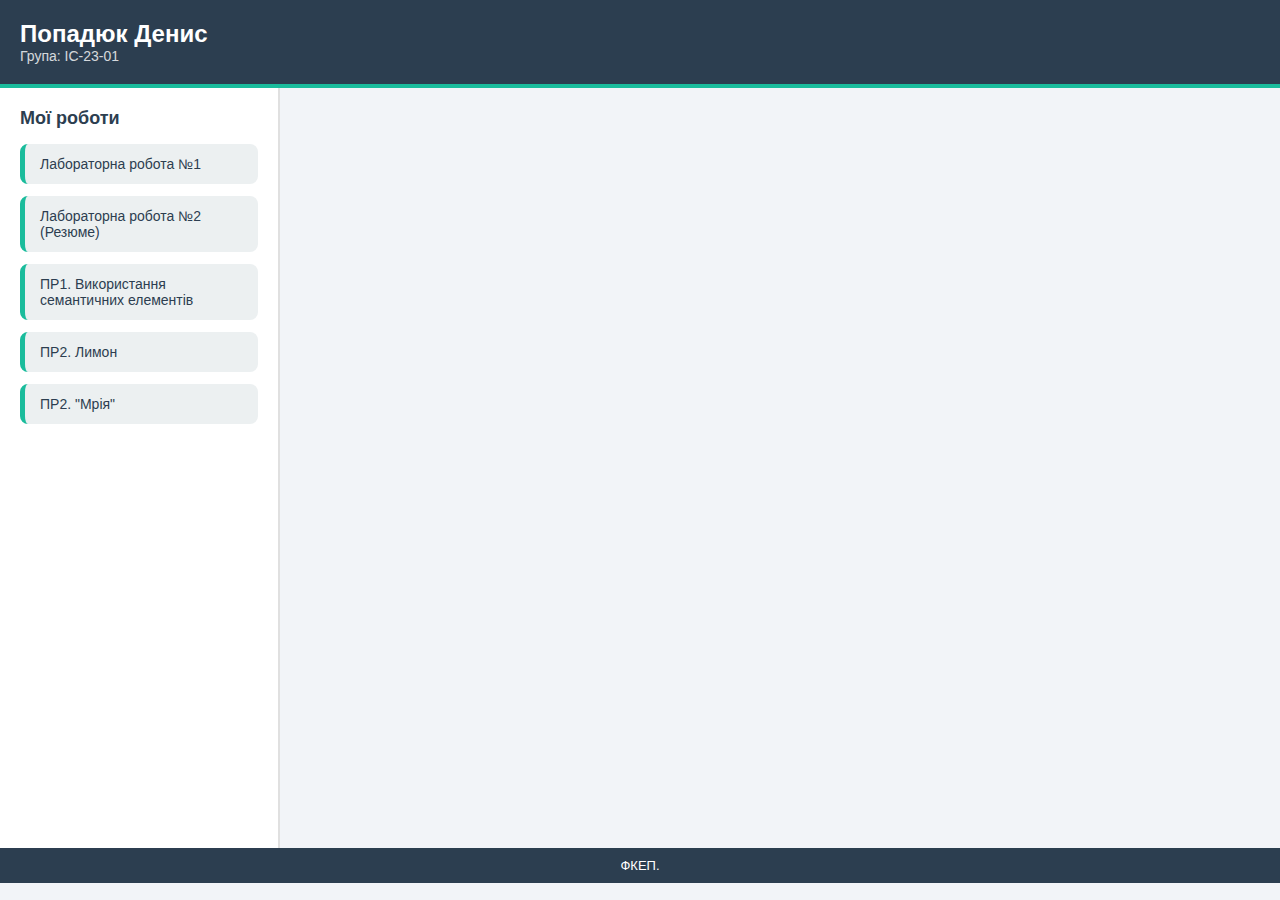
<file: index.html>
<!DOCTYPE html>
<html lang="uk">
<head>
    <meta charset="UTF-8">
    <meta name="viewport" content="width=device-width, initial-scale=1.0">
    <title>Мої роботи</title>
    <link rel="stylesheet" href="style.css">
</head>
<body>
    <header>
        <h1>Попадюк Денис</h1>
        <p>Група: ІС-23-01</p>
    </header>

    <main>
        <section>
            <h2>Мої роботи</h2>
            <ul>
                <li><a href="LR_1/company.html">Лабораторна робота №1</a></li>
                <li><a href="ЛР2/index.html">Лабораторна робота №2 (Резюме)</a></li>
                <li><a href="PR_1/index.html">ПР1. Використання семантичних елементів</a></li>
                <li><a href="task_lemon/index.html">ПР2. Лимон</a></li>
                <li><a href="task_mriya/cossacs.html">ПР2. "Мрія"</a></li>
            </ul>
        </section>
    </main>

    <footer>
        <p>ФКЕП.</p>
    </footer>
</body>
</html>
</file>
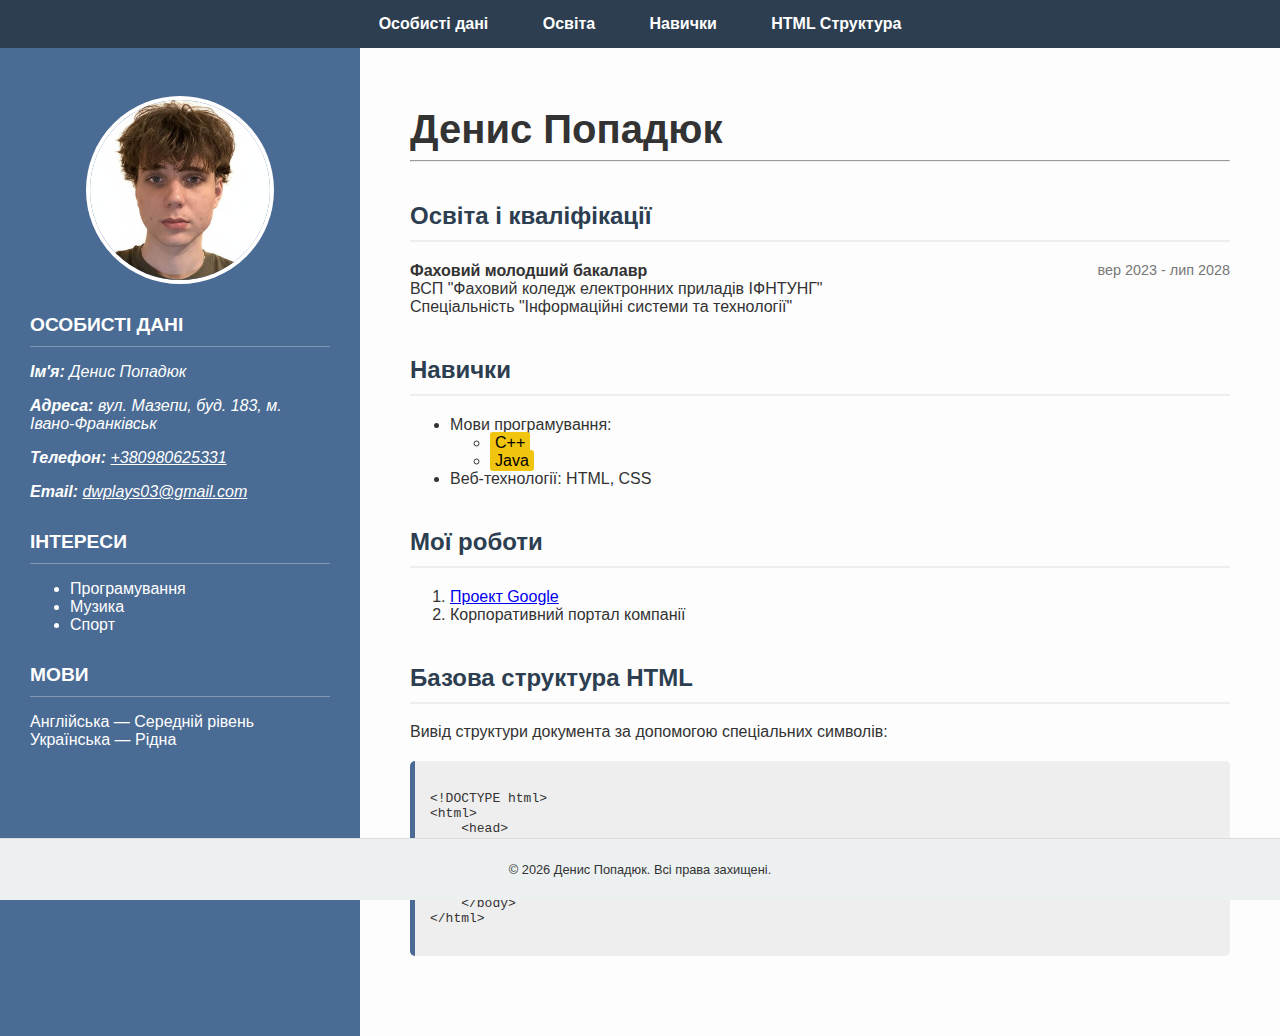
<file: PR_1/index.html>
<!DOCTYPE html>
<html lang="uk">
<head>
    <meta charset="UTF-8">
    <meta name="viewport" content="width=device-width, initial-scale=1.0">
    <title>Резюме - Денис Попадюк</title>
    <link rel="stylesheet" href="style.css">
</head>
<body>

    <nav>
        <ul>
            <li><a href="#personal">Особисті дані</a></li>
            <li><a href="#education">Освіта</a></li>
            <li><a href="#skills">Навички</a></li>
            <li><a href="#code-structure">HTML Структура</a></li>
        </ul>
    </nav>

    <aside class="sidebar" id="personal">
        <figure>
            <img src="photo.jpg" alt="Денис Попадюк" class="profile-photo">
        </figure>

        <section>
            <h2>Особисті дані</h2>
            <address>
                <p><strong>Ім'я:</strong> Денис Попадюк</p>
                <p><strong>Адреса:</strong> вул. Мазепи, буд. 183, м. Івано-Франківськ</p>
                <p><strong>Телефон:</strong> <a href="tel:+380980625331" style="color: white;">+380980625331</a></p>
                <p><strong>Email:</strong> <a href="mailto:dwplays03@gmail.com" style="color: white;">dwplays03@gmail.com</a></p>
            </address>
        </section>

        <section>
            <h2>Інтереси</h2>
            <ul>
                <li>Програмування</li>
                <li>Музика</li>
                <li>Спорт</li>
            </ul>
        </section>

        <section>
            <h2>Мови</h2>
            <ul class="languages-list">
                <li>Англійська — Середній рівень</li>
                <li>Українська — Рідна</li>
            </ul>
        </section>
    </aside>

    <main class="main-content">
        <header>
            <h1>Денис Попадюк</h1>
        </header>
        <hr>

        <section id="education">
            <h2 class="section-title">Освіта і кваліфікації</h2>
            <article class="edu-item">
                <span class="date-range">
                    <time datetime="2023-09">вер 2023</time> - <time datetime="2028-07">лип 2028</time>
                </span>
                <strong>Фаховий молодший бакалавр</strong><br>
                ВСП "Фаховий коледж електронних приладів ІФНТУНГ"<br>
                Спеціальність "Інформаційні системи та технології"
            </article>
        </section>

        <section id="skills">
            <h2 class="section-title">Навички</h2>
            <ul>
                <li>Мови програмування:
                    <ul>
                        <li><mark>C++</mark></li>
                        <li><mark>Java</mark></li>
                    </ul>
                </li>
                <li>Веб-технології: HTML, CSS</li>
            </ul>
        </section>

        <section>
            <h2 class="section-title">Мої роботи</h2>
            <ol>
                <li><a href="https://google.com" target="_blank">Проект Google</a></li>
                <li>Корпоративний портал компанії</li>
            </ol>
        </section>

        <section id="code-structure">
            <h2 class="section-title">Базова структура HTML</h2>
            <p>Вивід структури документа за допомогою спеціальних символів:</p>
            <div class="entities-box">
&lt;!DOCTYPE html&gt;
&lt;html&gt;
    &lt;head&gt;
        &lt;title&gt;Заголовок&lt;/title&gt;
    &lt;/head&gt;
    &lt;body&gt;
        &lt;!-- Контент сторінки --&gt;
    &lt;/body&gt;
&lt;/html&gt;
            </div>
        </section>
    </main>

    <footer>
        <p>&copy; 2026 Денис Попадюк. Всі права захищені.</p>
    </footer>

</body>
</html>
</file>
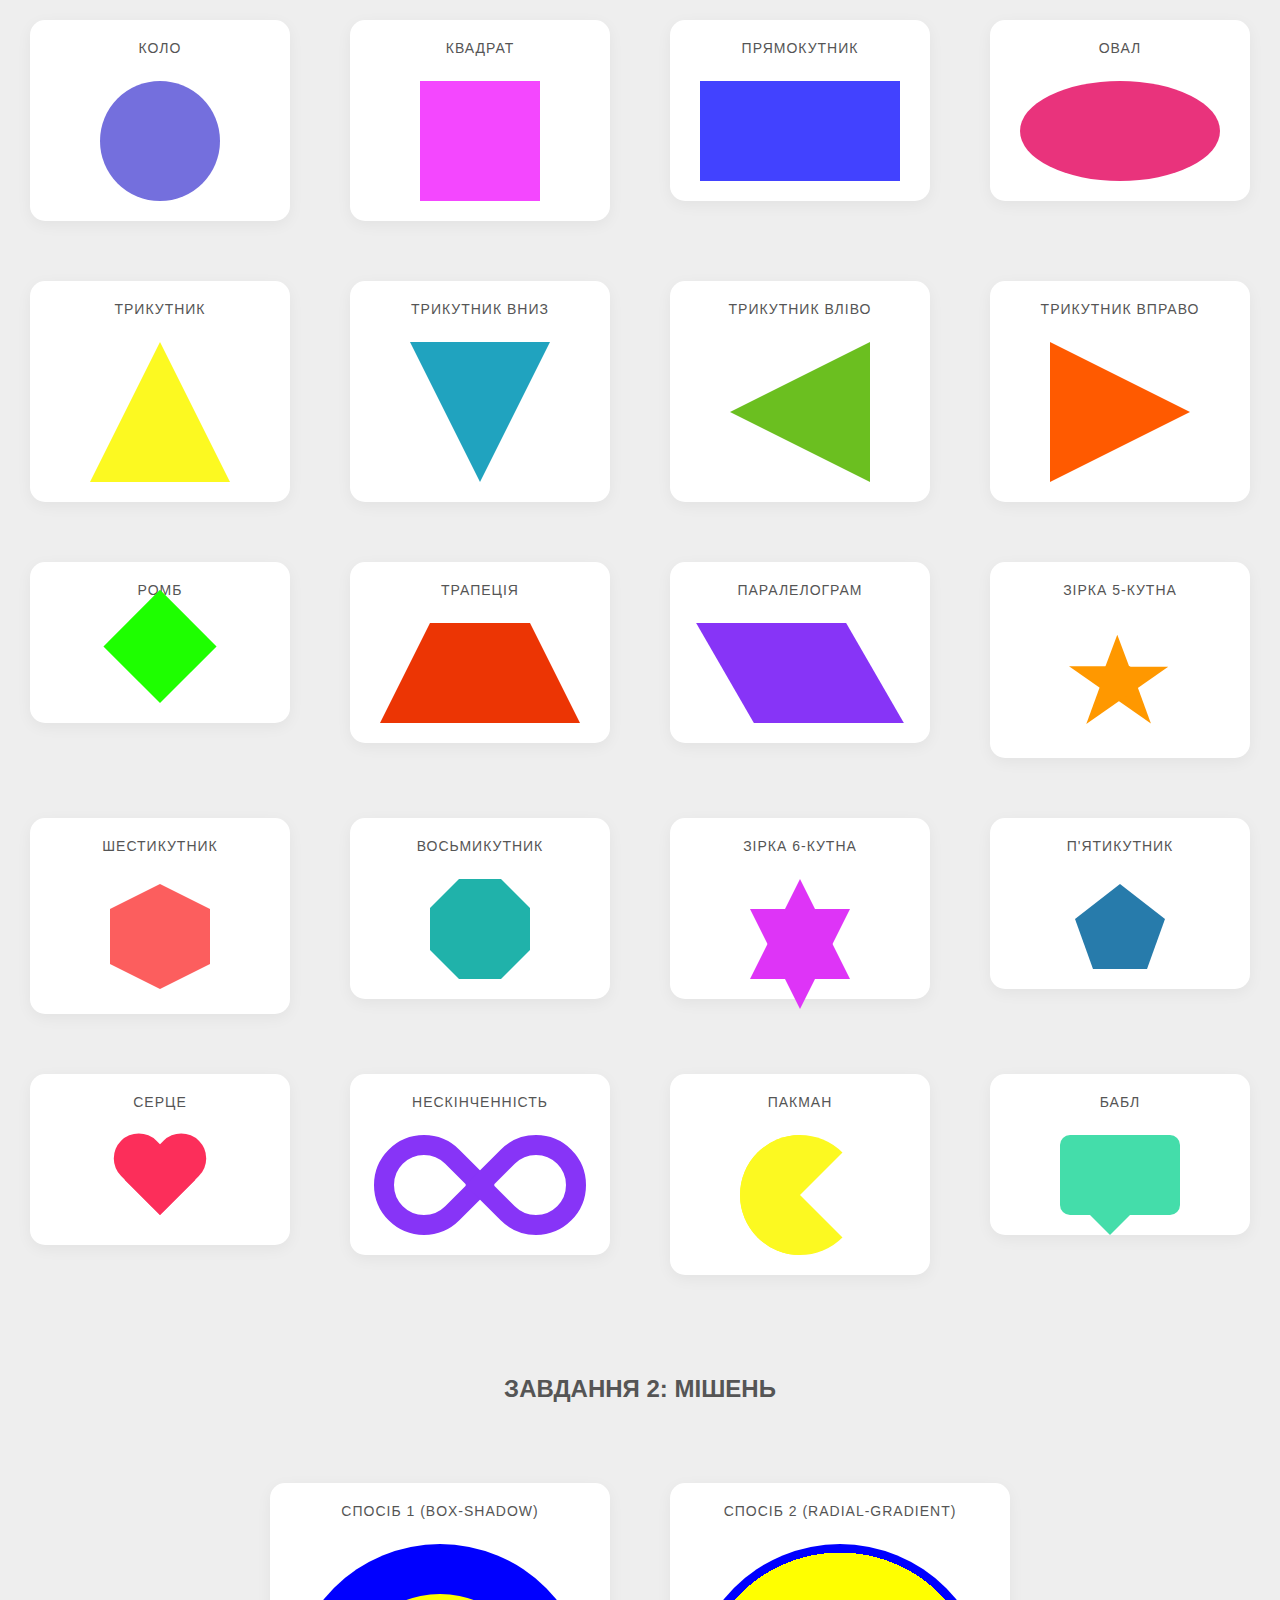
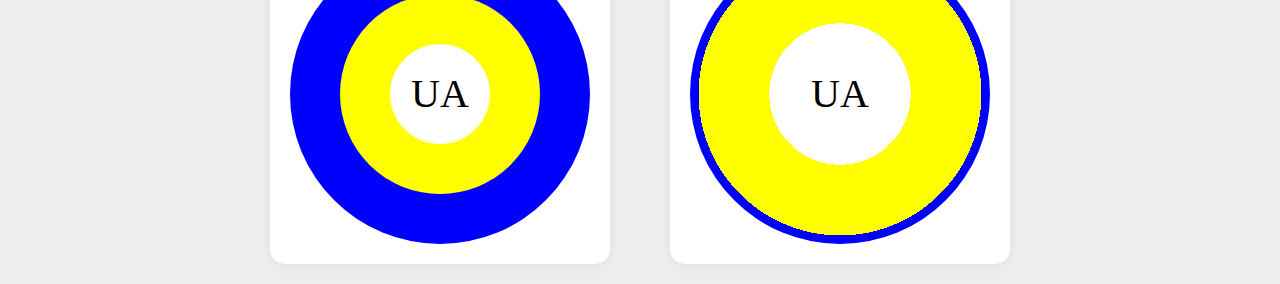
<file: PR_4/index.html>
<!DOCTYPE html>
<html lang="uk">
<head>
    <meta charset="UTF-8">
    <title>Геометричні фігури CSS</title>
    <link rel="stylesheet" href="style.css">
</head>
<body>
<div class="container">
    <div class="shape-wrapper"><span>Коло</span><div id="circle"></div></div>
    <div class="shape-wrapper"><span>Квадрат</span><div id="square"></div></div>
    <div class="shape-wrapper"><span>Прямокутник</span><div id="rectangle"></div></div>
    <div class="shape-wrapper"><span>Овал</span><div id="oval"></div></div>
    <div class="shape-wrapper"><span>Трикутник</span><div id="triangle"></div></div>
    <div class="shape-wrapper"><span>Трикутник вниз</span><div id="triangle_down"></div></div>
    <div class="shape-wrapper"><span>Трикутник вліво</span><div id="triangle_left"></div></div>
    <div class="shape-wrapper"><span>Трикутник вправо</span><div id="triangle_right"></div></div>
    <div class="shape-wrapper"><span>Ромб</span><div id="diamond"></div></div>
    <div class="shape-wrapper"><span>Трапеція</span><div id="trapezium"></div></div>
    <div class="shape-wrapper"><span>Паралелограм</span><div id="parallelogram"></div></div>
    <div class="shape-wrapper"><span>Зірка 5-кутна</span><div id="star-five"></div></div>
    <div class="shape-wrapper"><span>Шестикутник</span><div id="hexagon"></div></div>
    <div class="shape-wrapper"><span>Восьмикутник</span><div id="octagon"></div></div>
    <div class="shape-wrapper"><span>Зірка 6-кутна</span><div id="star-six"></div></div>
    <div class="shape-wrapper"><span>П'ятикутник</span><div id="pentagon"></div></div>
    <div class="shape-wrapper"><span>Серце</span><div id="heart"></div></div>
    <div class="shape-wrapper"><span>Нескінченність</span><div id="infinity"></div></div>
    <div class="shape-wrapper"><span>Пакман</span><div id="pacman"></div></div>
    <div class="shape-wrapper"><span>Бабл</span><div id="comment-bubble"></div></div>

    <h2 style="width: 100%; text-align: center; color: #555; margin-top: 40px; text-transform: uppercase;">Завдання 2: Мішень</h2>
    
    <div class="shape-wrapper">
        <span>Спосіб 1 (box-shadow)</span>
        <div class="target-shadow">UA</div>
    </div>
    
    <div class="shape-wrapper">
        <span>Спосіб 2 (radial-gradient)</span>
        <div class="target-gradient">UA</div>
    </div>
</div>
</body>
</html>
</file>
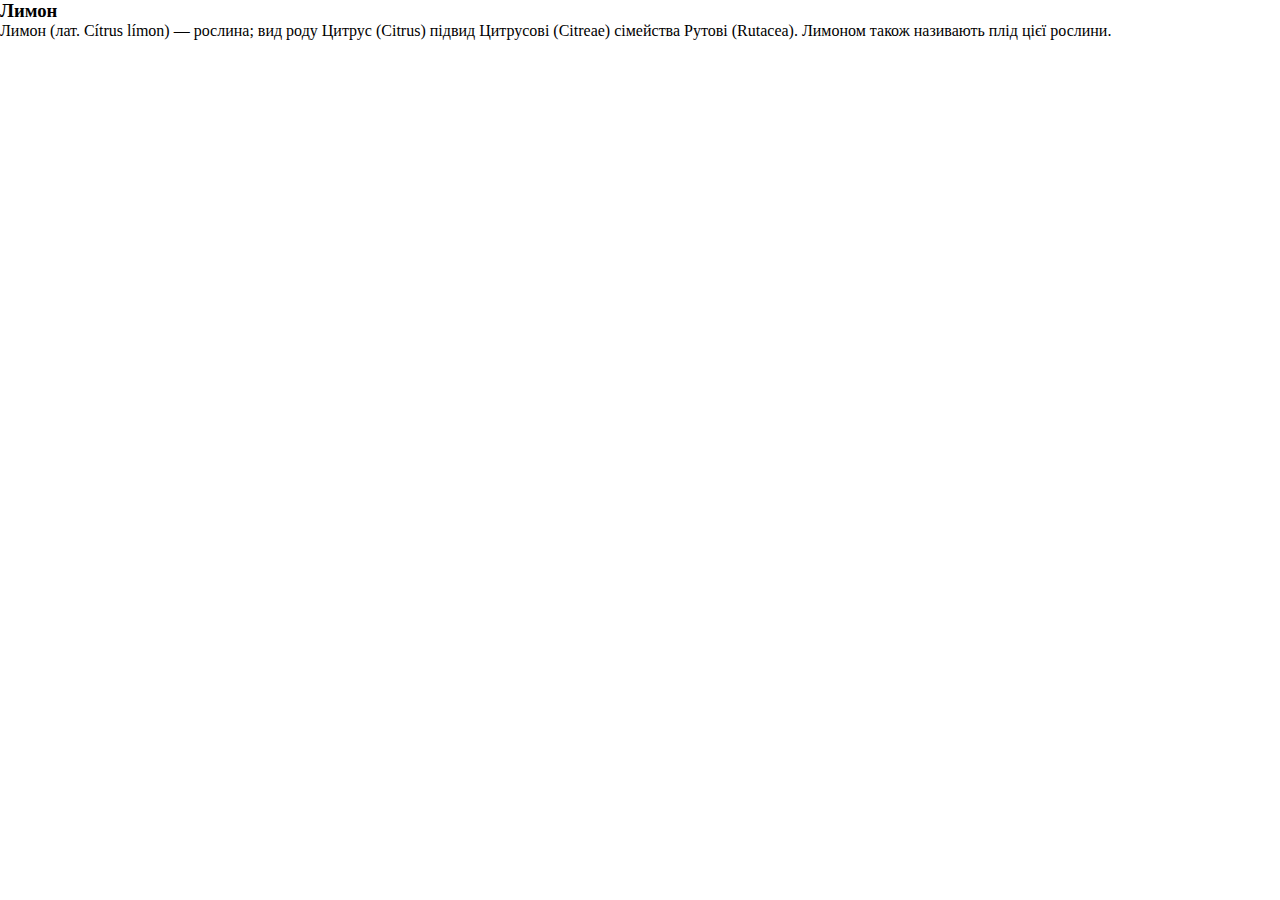
<file: task_lemon/index.html>
<!DOCTYPE html>
<html lang="en">
<head>
    <meta charset="UTF-8">
    <title>Title</title>
    <link rel="stylesheet" href="style.css">
</head>
<body>
    <div class="myblock">
        <div class="lemon"></div>
        <div class="about-lemon">
            <h3>Лимон</h3>
            <p>Лимон (лат. Cítrus límon) — рослина; вид роду Цитрус (Citrus) підвид Цитрусові (Citreae) сімейства Рутові (Rutacea). Лимоном також називають плід цієї рослини.</p>
        </div>
    </div>
</body>
</html>
</file>
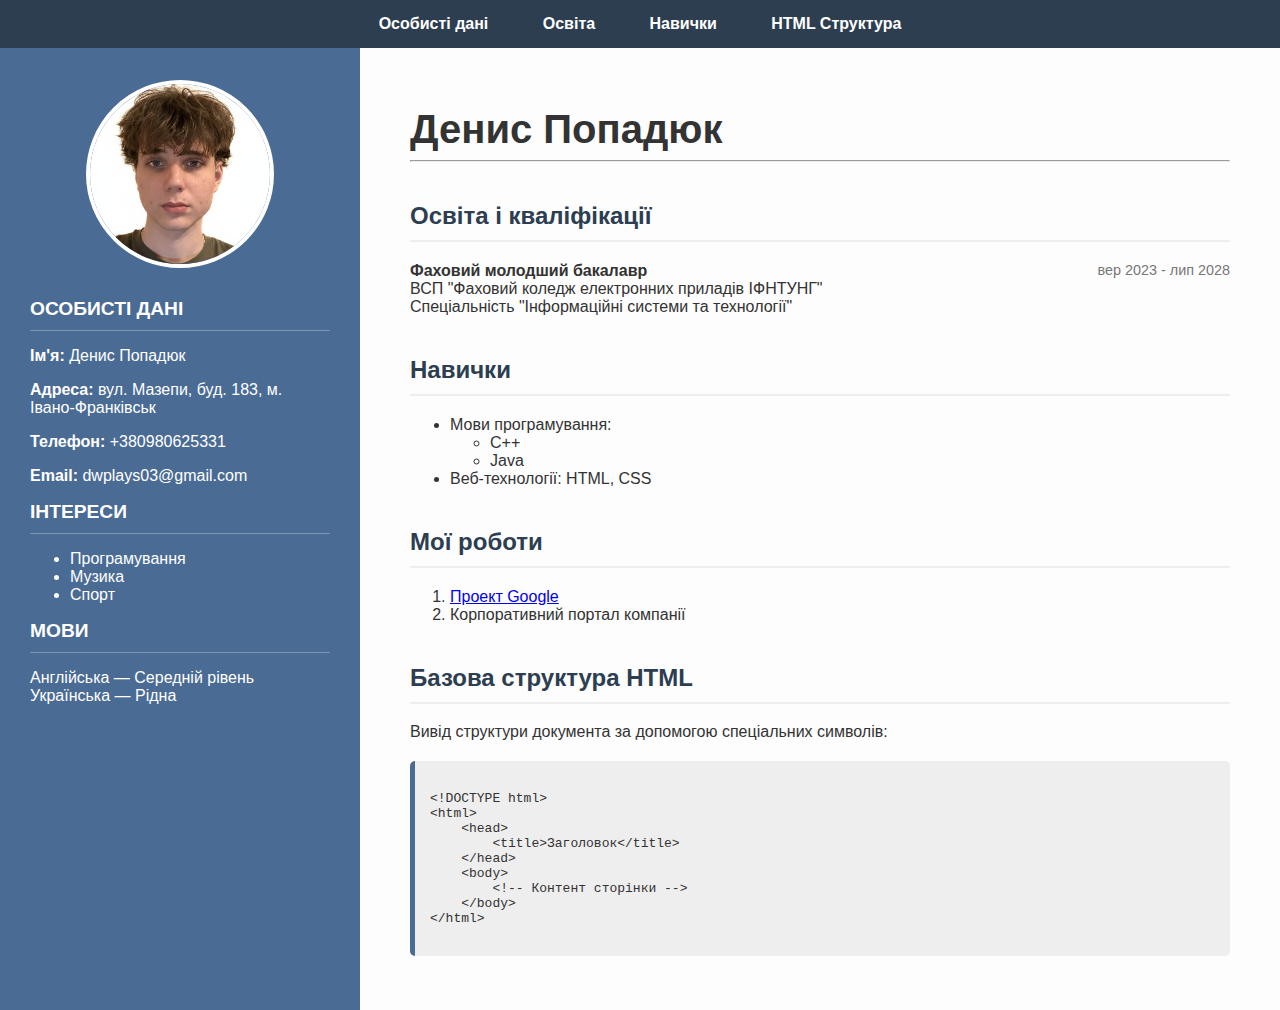
<file: ЛР2/index.html>
<!DOCTYPE html>
<html lang="uk">
<head>
    <meta charset="UTF-8">
    <meta name="viewport" content="width=device-width, initial-scale=1.0">
    <title>Резюме - Денис Попадюк</title>
    <style>
        /* Базові стилі */
        body {
            font-family: Arial, sans-serif;
            margin: 0;
            display: flex;
            color: #333;
        }

        /* Горизонтальне меню */
        nav {
            width: 100%;
            background: #2c3e50;
            position: fixed;
            top: 0;
            z-index: 1000;
            text-align: center;
        }
        nav ul {
            list-style: none;
            padding: 0;
            margin: 0;
        }
        nav ul li {
            display: inline-block;
        }
        nav ul li a {
            display: block;
            color: white;
            padding: 15px 25px;
            text-decoration: none;
            font-weight: bold;
        }
        nav ul li a:hover {
            background: #34495e;
        }

        /* Сайдбар (ліва частина) */
        .sidebar {
            width: 300px;
            background-color: #4a6b94;
            color: white;
            padding: 80px 30px 30px;
            min-height: 100vh;
        }

        /* Кругле фото */
        .profile-photo {
            width: 180px;
            height: 180px;
            border-radius: 50%; /* Завдання 3: Кругле зображення */
            border: 4px solid white;
            object-fit: cover;
            display: block;
            margin: 0 auto 30px;
        }

        .sidebar h2 {
            border-bottom: 1px solid rgba(255,255,255,0.3);
            padding-bottom: 10px;
            font-size: 1.2em;
            text-transform: uppercase;
        }

        /* Основна частина (права частина) */
        .main-content {
            flex: 1;
            padding: 80px 50px 50px;
            background: #fdfdfd;
        }

        .main-content h1 {
            font-size: 2.5em;
            margin-bottom: 5px;
        }

        .section-title {
            border-bottom: 2px solid #eee;
            padding-bottom: 10px;
            margin-top: 40px;
            color: #2c3e50;
        }

        .edu-item {
            margin-bottom: 25px;
            position: relative;
        }

        .date-range {
            position: absolute;
            right: 0;
            color: #777;
            font-size: 0.9em;
        }

        /* Стилізація блоку з HTML entities */
        .entities-box {
            background: #eee;
            padding: 15px;
            border-radius: 5px;
            font-family: monospace;
            white-space: pre;
            margin-top: 20px;
            border-left: 5px solid #4a6b94;
        }
    </style>
</head>
<body>

    <nav>
        <ul>
            <li><a href="#personal">Особисті дані</a></li>
            <li><a href="#education">Освіта</a></li>
            <li><a href="#skills">Навички</a></li>
            <li><a href="#code-structure">HTML Структура</a></li>
        </ul>
    </nav>

    <aside class="sidebar" id="personal">
        <img src="photo.jpg" alt="Богдан Турчак" class="profile-photo">

        <h2>Особисті дані</h2>
        <p><strong>Ім'я:</strong> Денис Попадюк</p>
        <p><strong>Адреса:</strong> вул. Мазепи, буд. 183, м. Івано-Франківськ</p>
        <p><strong>Телефон:</strong> +380980625331</p>
        <p><strong>Email:</strong> dwplays03@gmail.com</p>

        <h2>Інтереси</h2>
        <ul>
            <li>Програмування</li>
            <li>Музика</li>
            <li>Спорт</li>
        </ul>

        <h2>Мови</h2>
        <ul style="list-style: none; padding: 0;">
            <li>Англійська — Середній рівень</li>
            <li>Українська — Рідна</li>
        </ul>
    </aside>

    <main class="main-content">
        <h1>Денис Попадюк</h1>
        <hr>

        <h2 class="section-title" id="education">Освіта і кваліфікації</h2>
        <div class="edu-item">
            <span class="date-range">вер 2023 - лип 2028</span>
            <strong>Фаховий молодший бакалавр</strong><br>
            ВСП "Фаховий коледж електронних приладів ІФНТУНГ"<br>
            Спеціальність "Інформаційні системи та технології"
        </div>

        <h2 class="section-title" id="skills">Навички</h2>
        <ul>
            <li>Мови програмування:
                <ul>
                    <li>C++</li>
                    <li>Java</li>
                </ul>
            </li>
            <li>Веб-технології: HTML, CSS</li>
        </ul>

        <h2 class="section-title">Мої роботи</h2>
        <ol>
            <li><a href="https://google.com" target="_blank">Проект Google</a></li>
            <li>Корпоративний портал компанії</li>
        </ol>

        <h2 class="section-title" id="code-structure">Базова структура HTML</h2>
        <p>Вивід структури документа за допомогою спеціальних символів:</p>
        <div class="entities-box">
&lt;!DOCTYPE html&gt;
&lt;html&gt;
    &lt;head&gt;
        &lt;title&gt;Заголовок&lt;/title&gt;
    &lt;/head&gt;
    &lt;body&gt;
        &lt;!-- Контент сторінки --&gt;
    &lt;/body&gt;
&lt;/html&gt;
        </div>
    </main>

</body>
</html>
</file>
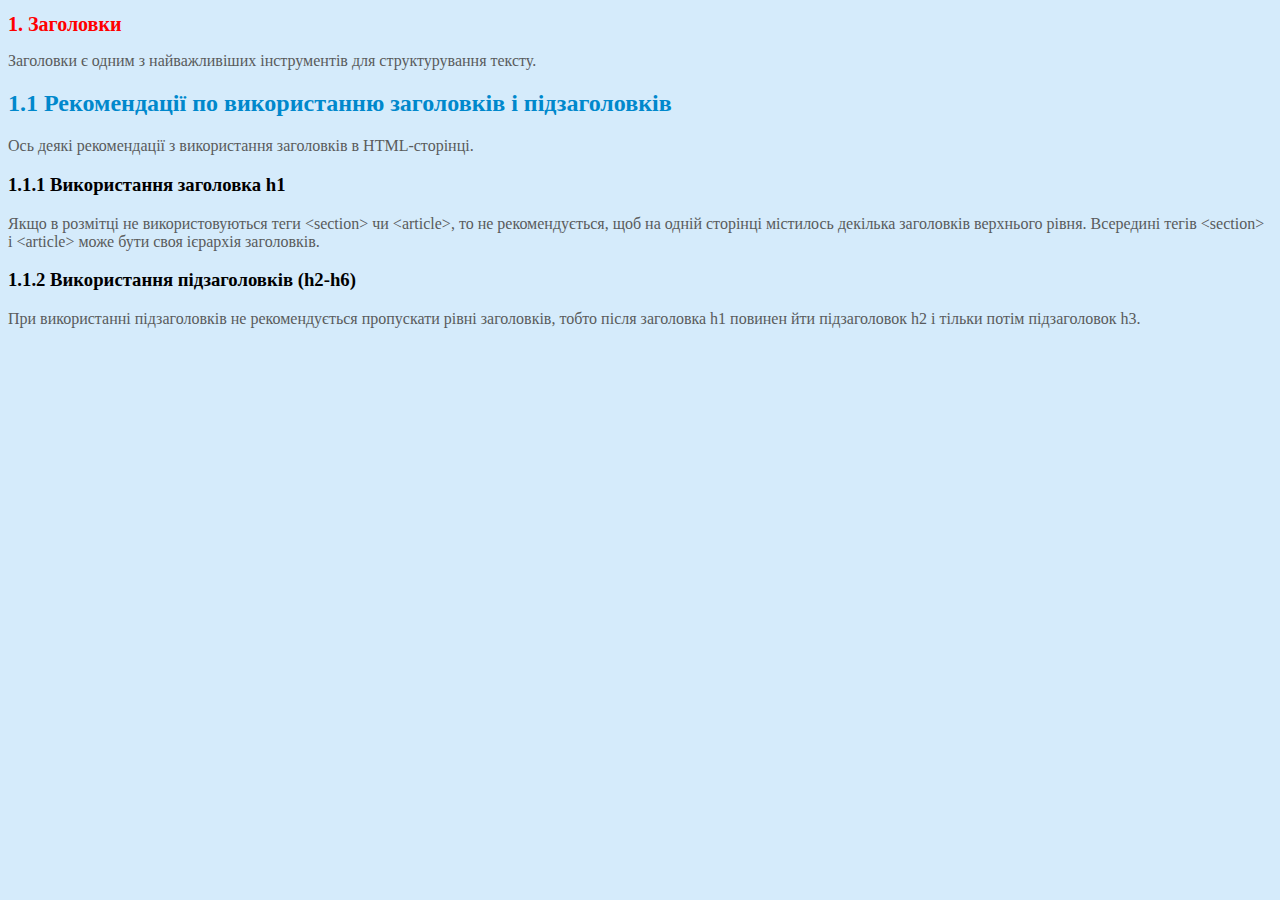
<file: ЛР4/1/index.html>
<!DOCTYPE html>
<html lang="uk">
<head>
    <meta charset="UTF-8">
    <title>Завдання 1</title>
    <link rel="stylesheet" href="style.css">
    
    <style>
        h1 {
            color: red;
            font-size: 20px;
        }
        h2 {
            color: #0088cc;
        }
    </style>
</head>
<body>
    <h1>1. Заголовки</h1>
    <p>Заголовки є одним з найважливіших інструментів для структурування тексту.</p>

    <h2>1.1 Рекомендації по використанню заголовків і підзаголовків</h2>
    <p>Ось деякі рекомендації з використання заголовків в HTML-сторінці.</p>

    <h3>1.1.1 Використання заголовка h1</h3>
    <p>Якщо в розмітці не використовуються теги &lt;section&gt; чи &lt;article&gt;, то не рекомендується, щоб на одній сторінці містилось декілька заголовків верхнього рівня. Всередині тегів &lt;section&gt; і &lt;article&gt; може бути своя ієрархія заголовків.</p>

    <h3>1.1.2 Використання підзаголовків (h2-h6)</h3>
    <p>При використанні підзаголовків не рекомендується пропускати рівні заголовків, тобто після заголовка h1 повинен йти підзаголовок h2 і тільки потім підзаголовок h3.</p>
</body>
</html>
</file>
<file: ЛР4/3/task3.html>
<!DOCTYPE html>
<html lang="uk">
<head>
    <meta charset="UTF-8">
    <title>Завдання 3</title>
    <link rel="stylesheet" href="style3.css">
</head>
<body>
    <h1 class="lined-title">TITLE</h1>
</body>
</html>
</file>
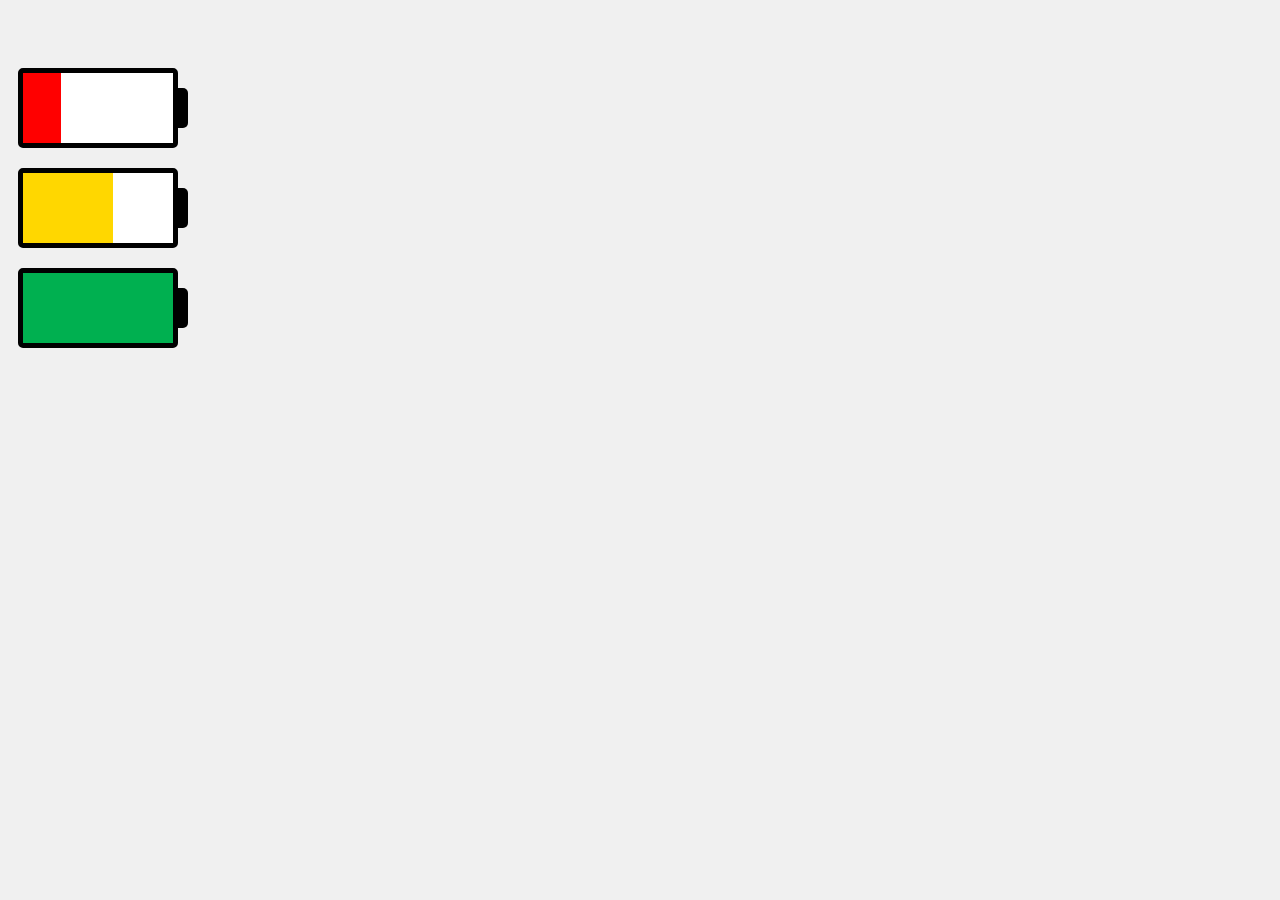
<file: ЛР4/4/task4.html>
<!DOCTYPE html>
<html lang="uk">
<head>
    <meta charset="UTF-8">
    <title>Завдання 4</title>
    <link rel="stylesheet" href="style4.css">
</head>
<body>
    <div class="battery low-charge"></div>
    <div class="battery mid-charge"></div>
    <div class="battery high-charge"></div>
</body>
</html>
</file>
<file: style.css>
/* Скидання стандартних стилів */
* {
    margin: 0;
    padding: 0;
    box-sizing: border-box;
    font-family: Arial, sans-serif;
}

/* Загальний фон */
body {
    background-color: #f2f4f8;
    color: #333;
    min-height: 100vh;
}

/* Верх */
header {
    background-color: #2c3e50;
    color: #fff;
    padding: 20px;
    border-bottom: 4px solid #1abc9c;
}

header h1 {
    font-size: 24px;
}

header p {
    font-size: 14px;
    opacity: 0.8;
}

/* Основна зона */
main {
    display: flex;
}

/* Ліва менюшка */
section {
    width: 280px;
    background-color: #ffffff;
    padding: 20px;
    border-right: 2px solid #e0e0e0;
    min-height: calc(100vh - 140px);
}

section h2 {
    font-size: 18px;
    margin-bottom: 15px;
    color: #2c3e50;
}

/* Список лабораторних */
ul {
    list-style: none;
}

li {
    margin-bottom: 12px;
}

/* Кнопки-лабораторні */
li a {
    display: block;
    padding: 12px 15px;
    background-color: #ecf0f1;
    color: #2c3e50;
    text-decoration: none;
    border-radius: 8px;
    font-size: 14px;
    transition: all 0.2s ease;
    border-left: 5px solid #1abc9c;
}

/* Наведення */
li a:hover {
    background-color: #dfe6e9;
    transform: translateX(4px);
}

/* Футер */
footer {
    background-color: #2c3e50;
    color: #fff;
    text-align: center;
    padding: 10px;
    font-size: 13px;
}
</file>
<file: PR_1/style.css>
header, section, footer, aside, nav, main, article, figure {
    display: block; 
}

body {
    font-family: Arial, sans-serif;
    margin: 0;
    display: flex;
    color: #333;
    background: #fdfdfd;
}

/* Навігація */
nav {
    width: 100%;
    background: #2c3e50;
    position: fixed;
    top: 0;
    z-index: 1000;
    text-align: center;
}

nav ul {
    list-style: none;
    padding: 0;
    margin: 0;
}

nav ul li {
    display: inline-block;
}

nav ul li a {
    display: block;
    color: white;
    padding: 15px 25px;
    text-decoration: none;
    font-weight: bold;
}

nav ul li a:hover {
    background: #34495e;
}

/* Сайдбар */
.sidebar {
    width: 300px;
    background-color: #4a6b94;
    color: white;
    padding: 80px 30px 30px;
    min-height: 100vh;
}

.profile-photo {
    width: 180px;
    height: 180px;
    border-radius: 50%;
    border: 4px solid white;
    object-fit: cover;
    display: block;
    margin: 0 auto 30px;
}

.sidebar h2 {
    border-bottom: 1px solid rgba(255,255,255,0.3);
    padding-bottom: 10px;
    font-size: 1.2em;
    text-transform: uppercase;
    margin-top: 30px;
}

.languages-list {
    list-style: none;
    padding: 0;
}

/* Основний контент */
.main-content {
    flex: 1;
    padding: 80px 50px 80px;
}

.main-content h1 {
    font-size: 2.5em;
    margin-bottom: 5px;
}

.section-title {
    border-bottom: 2px solid #eee;
    padding-bottom: 10px;
    margin-top: 40px;
    color: #2c3e50;
}

.edu-item {
    margin-bottom: 25px;
    position: relative;
}

.date-range {
    position: absolute;
    right: 0;
    color: #777;
    font-size: 0.9em;
}

/* Виділення навичок */
mark {
    background-color: #f1c40f;
    padding: 2px 5px;
    border-radius: 3px;
}

/* Блок коду */
.entities-box {
    background: #eee;
    padding: 15px;
    border-radius: 5px;
    font-family: monospace;
    white-space: pre;
    margin-top: 20px;
    border-left: 5px solid #4a6b94;
}

/* Футер */
footer {
    position: fixed;
    bottom: 0;
    width: 100%;
    background: #ecf0f1;
    text-align: center;
    padding: 10px 0;
    font-size: 0.8em;
    border-top: 1px solid #ddd;
}
</file>
<file: PR_4/style.css>
/* Загальні налаштування сторінки */
body {
    background-color: #eeeeee;
    margin: 0;
    padding: 20px;
    font-family: 'Segoe UI', Tahoma, Geneva, Verdana, sans-serif;
}

.container {
    display: flex;
    flex-wrap: wrap;
    gap: 60px;
    justify-content: center;
    align-items: flex-start;
}

.shape-wrapper {
    display: flex;
    flex-direction: column;
    align-items: center;
    min-width: 220px;
    background: #ffffff;
    padding: 20px;
    border-radius: 15px;
    box-shadow: 0 4px 15px rgba(0,0,0,0.05);
}

.shape-wrapper span {
    margin-bottom: 25px;
    font-size: 14px;
    color: #555;
    text-transform: uppercase;
    letter-spacing: 1px;
}

#circle {
    width: 120px;
    height: 120px;
    background-color: #746fdd;
    border-radius: 50%;
}

#square {
    width: 120px;
    height: 120px;
    background-color: #f447ff;
}

#rectangle {
    width: 200px;
    height: 100px;
    background-color: #4242ff;
}

#oval {
    width: 200px;
    height: 100px;
    background-color: #e9337c;
    border-radius: 100px / 50px;
}

/* --- ТРИКУТНИКИ --- */

#triangle {
    width: 0;
    height: 0;
    border-left: 70px solid transparent;
    border-right: 70px solid transparent;
    border-bottom: 140px solid #fcf921;
}

#triangle_down {
    width: 0;
    height: 0;
    border-left: 70px solid transparent;
    border-right: 70px solid transparent;
    border-top: 140px solid #20a3bf;
}

#triangle_left {
    width: 0;
    height: 0;
    border-top: 70px solid transparent;
    border-bottom: 70px solid transparent;
    border-right: 140px solid #6bbf20;
}

#triangle_right {
    width: 0;
    height: 0;
    border-top: 70px solid transparent;
    border-bottom: 70px solid transparent;
    border-left: 140px solid #ff5a00;
}

/* --- СКЛАДНІ ФІГУРИ --- */

#diamond {
    width: 80px;
    height: 80px;
    background-color: #1eff00;
    transform: rotate(-45deg);
    transform-origin: 0 100%;
    margin-left: 80px;
}

#trapezium {
    width: 100px;
    height: 0;
    border-bottom: 100px solid #ec3504;
    border-left: 50px solid transparent;
    border-right: 50px solid transparent;
}

#parallelogram {
    width: 150px;
    height: 100px;
    background-color: #8734f7;
    transform: skew(30deg);
}

#hexagon {
    width: 100px;
    height: 55px;
    background-color: #fc5e5e;
    position: relative;
    margin: 30px 0;
}

#hexagon:before {
    content: "";
    position: absolute;
    top: -25px;
    left: 0;
    width: 0;
    height: 0;
    border-left: 50px solid transparent;
    border-right: 50px solid transparent;
    border-bottom: 25px solid #fc5e5e;
}

#hexagon:after {
    content: "";
    position: absolute;
    bottom: -25px;
    left: 0;
    width: 0;
    height: 0;
    border-left: 50px solid transparent;
    border-right: 50px solid transparent;
    border-top: 25px solid #fc5e5e;
}

/* --- ЗІРКИ ТА П'ЯТИКУТНИКИ --- */
#star-six {
    width: 0;
    height: 0;
    position: relative;
    border-left: 50px solid transparent;
    border-right: 50px solid transparent;
    border-bottom: 100px solid #de34f7;
}

#star-six:after {
    content: "";
    position: absolute;
    width: 0;
    height: 0;
    border-left: 50px solid transparent;
    border-right: 50px solid transparent;
    border-top: 100px solid #de34f7;
    top: 30px;
    left: -50px;
}

#pentagon {
    position: relative;
    width: 54px;
    border-width: 50px 18px 0;
    border-style: solid;
    border-color: #277bab transparent;
    margin-top: 30px;
}

#pentagon:before {
    content: "";
    position: absolute;
    height: 0;
    width: 0;
    top: -85px;
    left: -18px;
    border-width: 0 45px 35px;
    border-style: solid;
    border-color: transparent transparent #277bab;
}

/* --- СПЕЦІАЛЬНІ ФІГУРИ --- */

#heart {
    position: relative;
    width: 100px;
    height: 90px;
}

#heart:before,
#heart:after {
    content: "";
    position: absolute;
    left: 50px;
    top: 0;
    width: 50px;
    height: 80px;
    background-color: #fc2e5a;
    border-radius: 50px 50px 0 0;
    transform: rotate(-45deg);
    transform-origin: 0 100%;
}

#heart:after {
    left: 0;
    transform: rotate(45deg);
    transform-origin: 100% 100%;
}

#infinity {
    position: relative;
    width: 212px;
    height: 100px;
}

#infinity:before,
#infinity:after {
    content: "";
    position: absolute;
    top: 0;
    left: 0;
    width: 60px;
    height: 60px;
    border: 20px solid #8734f7;
    border-radius: 50px 50px 0 50px;
    transform: rotate(-45deg);
}

#infinity:after {
    left: auto;
    right: 0;
    border-radius: 50px 50px 50px 0;
    transform: rotate(45deg);
}

#pacman {
    width: 0;
    height: 0;
    border-right: 60px solid transparent;
    border-top: 60px solid #fcf921;
    border-left: 60px solid #fcf921;
    border-bottom: 60px solid #fcf921;
    border-radius: 60px;
}

#comment-bubble {
    width: 120px;
    height: 80px;
    background-color: #4da;
    position: relative;
    border-radius: 10px;
}

#comment-bubble:after {
    content: "";
    position: absolute;
    bottom: -20px;
    left: 30px;
    border-width: 20px 20px 0;
    border-style: solid;
    border-color: #4da transparent;
}

/* --- ЗАВДАННЯ 2: МІШЕНЬ --- */

.target-shadow {
    width: 100px;
    height: 100px;
    background-color: white;
    border-radius: 50%;
    display: flex;
    justify-content: center;
    align-items: center;
    font-family: serif;
    font-size: 40px;
    color: black;
    box-shadow: 0 0 0 50px yellow, 0 0 0 100px blue;
    margin: 100px; /* Великий відступ, щоб тіні не обрізались */
}

.target-gradient {
    width: 300px;
    height: 300px;
    border-radius: 50%;
    display: flex;
    justify-content: center;
    align-items: center;
    font-family: serif;
    font-size: 40px;
    color: black;
    background: radial-gradient(circle, white 0%, white 33.33%, yellow 33.33%, yellow 66.66%, blue 66.66%, blue 100%);
}

#octagon {
    width: 100px;
    height: 100px;
    background-color: #20b2aa;
    position: relative;
}

#octagon:before {
    content: "";
    position: absolute;
    top: 0;
    left: 0;
    border-bottom: 29px solid #20b2aa;
    border-left: 29px solid #ffffff; /* Колір фону картки */
    border-right: 29px solid #ffffff;
    width: 42px;
    height: 0;
}

#octagon:after {
    content: "";
    position: absolute;
    bottom: 0;
    left: 0;
    border-top: 29px solid #20b2aa;
    border-left: 29px solid #ffffff;
    border-right: 29px solid #ffffff;
    width: 42px;
    height: 0;
}

/* --- ЗІРКА 5-КУТНА --- */
#star-five {
    margin: 40px 0;
    position: relative;
    display: block;
    color: #ff9800;
    width: 0px;
    height: 0px;
    border-right: 50px solid transparent;
    border-bottom: 35px solid #ff9800;
    border-left: 50px solid transparent;
    transform: rotate(35deg);
}

#star-five:before {
    border-bottom: 40px solid #ff9800;
    border-left: 15px solid transparent;
    border-right: 15px solid transparent;
    position: absolute;
    height: 0;
    width: 0;
    top: -22.5px;
    left: -32.5px;
    display: block;
    content: '';
    transform: rotate(-35deg);
}

#star-five:after {
    position: absolute;
    display: block;
    color: #ff9800;
    top: 1.5px;
    left: -52.5px;
    width: 0px;
    height: 0px;
    border-right: 50px solid transparent;
    border-bottom: 35px solid #ff9800;
    border-left: 50px solid transparent;
    transform: rotate(-70deg);
    content: '';
}

/* --- П'ЯТИКУТНИК --- */
#pentagon {
    position: relative;
    width: 54px;
    box-sizing: content-box;
    border-width: 50px 18px 0;
    border-style: solid;
    border-color: #277bab transparent;
    margin-top: 40px;
}

#pentagon:before {
    content: "";
    position: absolute;
    height: 0;
    width: 0;
    top: -85px;
    left: -18px;
    border-width: 0 45px 35px;
    border-style: solid;
    border-color: transparent transparent #277bab;
}
</file>
<file: task_lemon/style.css>
* {
    margin: 0;
    padding: 0
    font-family: Arial, sans-serif;
}
.myblock
    width: 400px;
    height: 200px;
    border: 3px solid black;
    border-radius: 4px;
    margin 30px;
}
lemon {
    width: 180px;
    height: 180 px;
    magin: 10;
    background: url (https://cdn4.iconfinder.com/data/icons/Limon_iContainer/512/Grapefruit.png);
    backgroundsize: contain;
    background-position: 50 %;
    border-radius: 5xp;
    float: left;

.about-lemon h3 {
    text-align: centr;
    pading: 10 px 0;
}
.about-lemon p {
    fon-size: 12xp;
    line-height: 150%
    margin 20px 0;
}
</file>
<file: ЛР4/1/style.css>
body {
    background-color: #d5ebfb;
}

p {
    color: #595b5c;
}
</file>
<file: ЛР4/3/style3.css>
.lined-title {
    display: flex;
    align-items: center;
    text-align: center;
    font-family: serif;
    font-size: 28px;
    color: #333;
}
.lined-title::before,
.lined-title::after {
    content: "";
    flex: 1;
    border-bottom: 4px solid black;
}
.lined-title::before {
    margin-right: 15px;
}
.lined-title::after {
    margin-left: 15px;
}
</file>
<file: ЛР4/4/style4.css>
body {
    display: flex;
    flex-direction: column;
    align-items: left;
    padding-top: 50px;
    background-color: #f0f0f0;
}
.battery {
    width: 150px;
    height: 70px;
    border: 5px solid black;
    border-radius: 5px;
    position: relative;
    background-color: white;
    margin: 10px;
}
.battery::after {
    content: "";
    position: absolute;
    top: 15px;
    right: -15px;
    width: 10px;
    height: 40px;
    background-color: black;
    border-radius: 0 5px 5px 0;
}
.battery::before {
    content: "";
    position: absolute;
    top: 0;
    left: 0;
    height: 100%;
}
.low-charge::before {
    width: 25%;
    background-color: red;
}
.mid-charge::before {
    width: 60%;
    background-color: gold;
}
.high-charge::before {
    width: 100%;
    background-color: #00b050;
}
</file>
